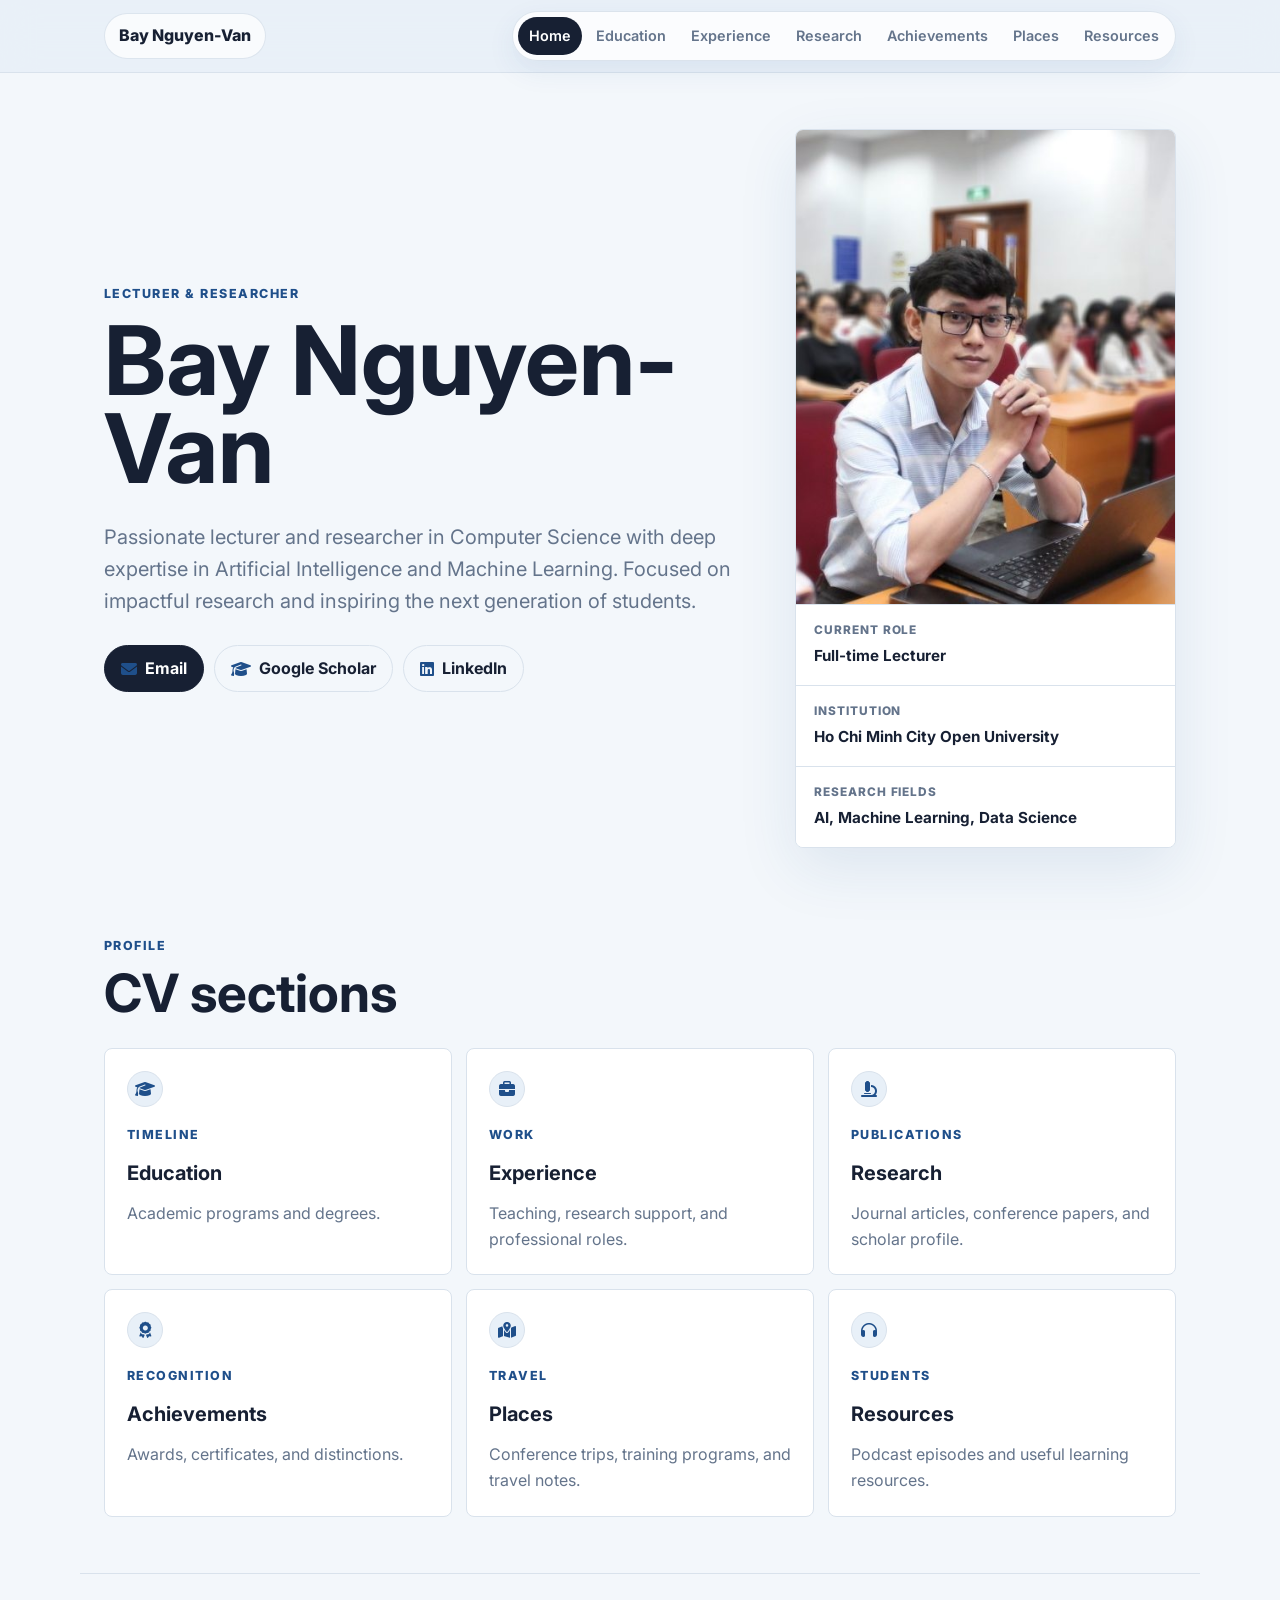
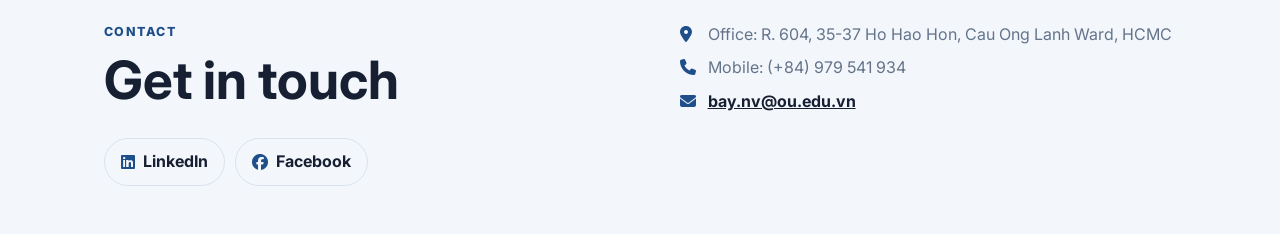
<file: index.html>
<!doctype html>
<html lang="en">
  <head>
    <meta charset="utf-8">
    <meta name="viewport" content="width=device-width, initial-scale=1">
    <meta name="description" content="Academic CV of Bay Nguyen-Van, lecturer and researcher in Computer Science, AI, and Machine Learning.">
    <title>Bay Nguyen-Van | Academic CV</title>
    <link rel="preconnect" href="https://fonts.googleapis.com">
    <link rel="preconnect" href="https://fonts.gstatic.com" crossorigin>
    <link href="https://fonts.googleapis.com/css2?family=Inter:wght@400;500;600;700;800&display=swap" rel="stylesheet">
    <link rel="stylesheet" href="https://cdnjs.cloudflare.com/ajax/libs/font-awesome/6.5.2/css/all.min.css">
    <link rel="stylesheet" href="assets/main.css">
  </head>
  <body data-page="home">
    <a class="skip-link" href="#main">Skip to content</a>

    <header class="site-header">
      <nav class="nav" aria-label="Primary navigation">
        <a class="brand" href="index.html" data-field="shortName">Bay Nguyen-Van</a>
        <div class="nav-links" id="navLinks"></div>
      </nav>
    </header>

    <main id="main">
      <section class="hero" aria-labelledby="profile-name">
        <div class="hero-copy">
          <p class="eyebrow" data-field="headline">Academic CV</p>
          <h1 id="profile-name" data-field="name">Bay Nguyen-Van</h1>
          <p class="lead" data-field="summary"></p>
          <div class="hero-actions" id="heroActions"></div>
        </div>
        <aside class="profile-panel" aria-label="Profile highlights">
          <img id="profilePhoto" alt="Bay Nguyen-Van portrait">
          <div class="quick-facts" id="quickFacts"></div>
        </aside>
      </section>

      <section class="section compact-section">
        <div class="section-heading">
          <p class="eyebrow">Profile</p>
          <h2>CV sections</h2>
        </div>
        <div class="page-grid" id="sectionCards"></div>
      </section>
    </main>

    <footer class="footer" id="contact">
      <div>
        <p class="eyebrow">Contact</p>
        <h2>Get in touch</h2>
      </div>
      <address id="contactList"></address>
      <div class="social-links" id="socialLinks"></div>
    </footer>

    <script src="assets/main.js"></script>
  </body>
</html>
</file>
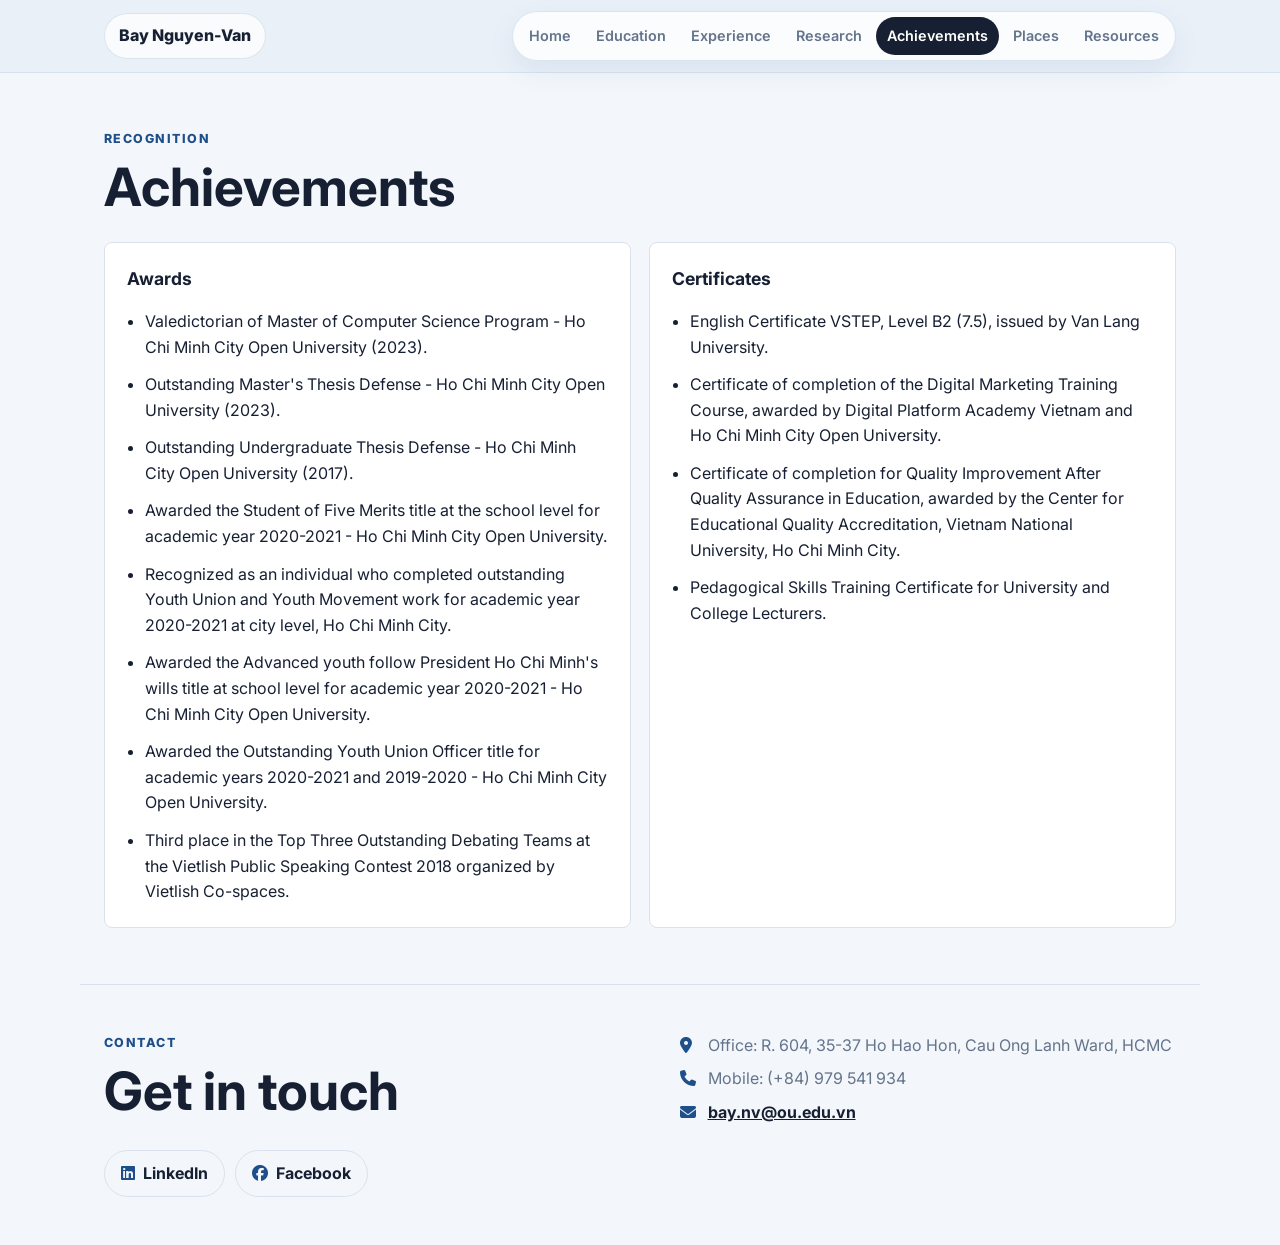
<file: achievements.html>
<!doctype html>
<html lang="en">
  <head>
    <meta charset="utf-8">
    <meta name="viewport" content="width=device-width, initial-scale=1">
    <title>Achievements | Bay Nguyen-Van</title>
    <link rel="preconnect" href="https://fonts.googleapis.com">
    <link rel="preconnect" href="https://fonts.gstatic.com" crossorigin>
    <link href="https://fonts.googleapis.com/css2?family=Inter:wght@400;500;600;700;800&display=swap" rel="stylesheet">
    <link rel="stylesheet" href="https://cdnjs.cloudflare.com/ajax/libs/font-awesome/6.5.2/css/all.min.css">
    <link rel="stylesheet" href="assets/main.css">
  </head>
  <body data-page="achievements">
    <a class="skip-link" href="#main">Skip to content</a>
    <header class="site-header">
      <nav class="nav" aria-label="Primary navigation">
        <a class="brand" href="index.html" data-field="shortName">Bay Nguyen-Van</a>
        <div class="nav-links" id="navLinks"></div>
      </nav>
    </header>
    <main id="main" class="page-main">
      <section class="section">
        <div class="section-heading">
          <p class="eyebrow">Recognition</p>
          <h1>Achievements</h1>
        </div>
        <div class="two-column">
          <div>
            <h3>Awards</h3>
            <ul class="clean-list" id="awardList"></ul>
          </div>
          <div>
            <h3>Certificates</h3>
            <ul class="clean-list" id="certificateList"></ul>
          </div>
        </div>
      </section>
    </main>
    <footer class="footer" id="contact">
      <div><p class="eyebrow">Contact</p><h2>Get in touch</h2></div>
      <address id="contactList"></address>
      <div class="social-links" id="socialLinks"></div>
    </footer>
    <script src="assets/main.js"></script>
  </body>
</html>
</file>
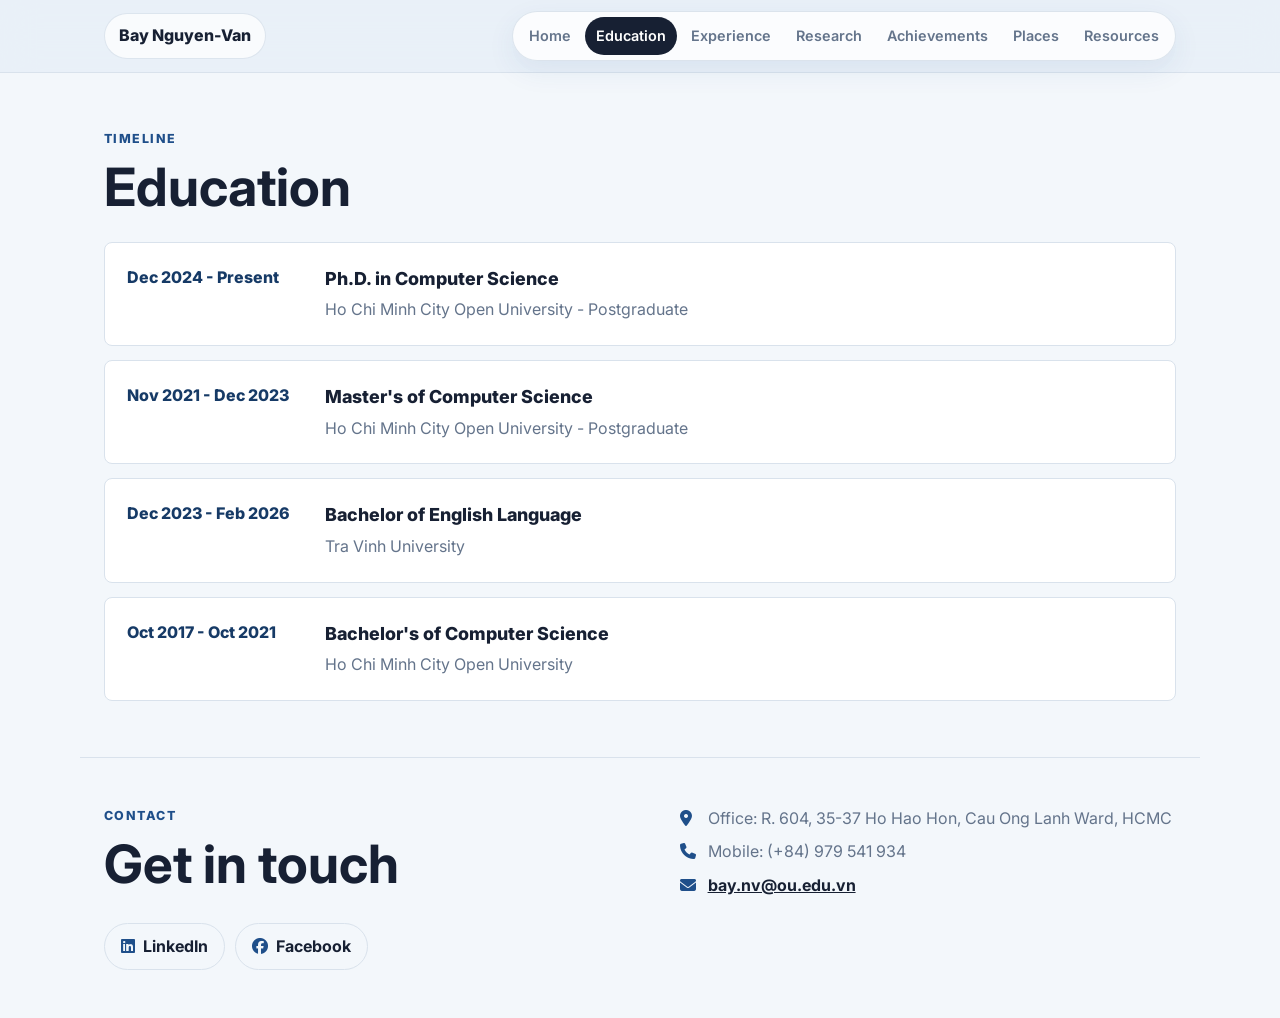
<file: education.html>
<!doctype html>
<html lang="en">
  <head>
    <meta charset="utf-8">
    <meta name="viewport" content="width=device-width, initial-scale=1">
    <title>Education | Bay Nguyen-Van</title>
    <link rel="preconnect" href="https://fonts.googleapis.com">
    <link rel="preconnect" href="https://fonts.gstatic.com" crossorigin>
    <link href="https://fonts.googleapis.com/css2?family=Inter:wght@400;500;600;700;800&display=swap" rel="stylesheet">
    <link rel="stylesheet" href="https://cdnjs.cloudflare.com/ajax/libs/font-awesome/6.5.2/css/all.min.css">
    <link rel="stylesheet" href="assets/main.css">
  </head>
  <body data-page="education">
    <a class="skip-link" href="#main">Skip to content</a>
    <header class="site-header">
      <nav class="nav" aria-label="Primary navigation">
        <a class="brand" href="index.html" data-field="shortName">Bay Nguyen-Van</a>
        <div class="nav-links" id="navLinks"></div>
      </nav>
    </header>
    <main id="main" class="page-main">
      <section class="section">
        <div class="section-heading">
          <p class="eyebrow">Timeline</p>
          <h1>Education</h1>
        </div>
        <div class="timeline" id="educationList"></div>
      </section>
    </main>
    <footer class="footer" id="contact">
      <div><p class="eyebrow">Contact</p><h2>Get in touch</h2></div>
      <address id="contactList"></address>
      <div class="social-links" id="socialLinks"></div>
    </footer>
    <script src="assets/main.js"></script>
  </body>
</html>
</file>
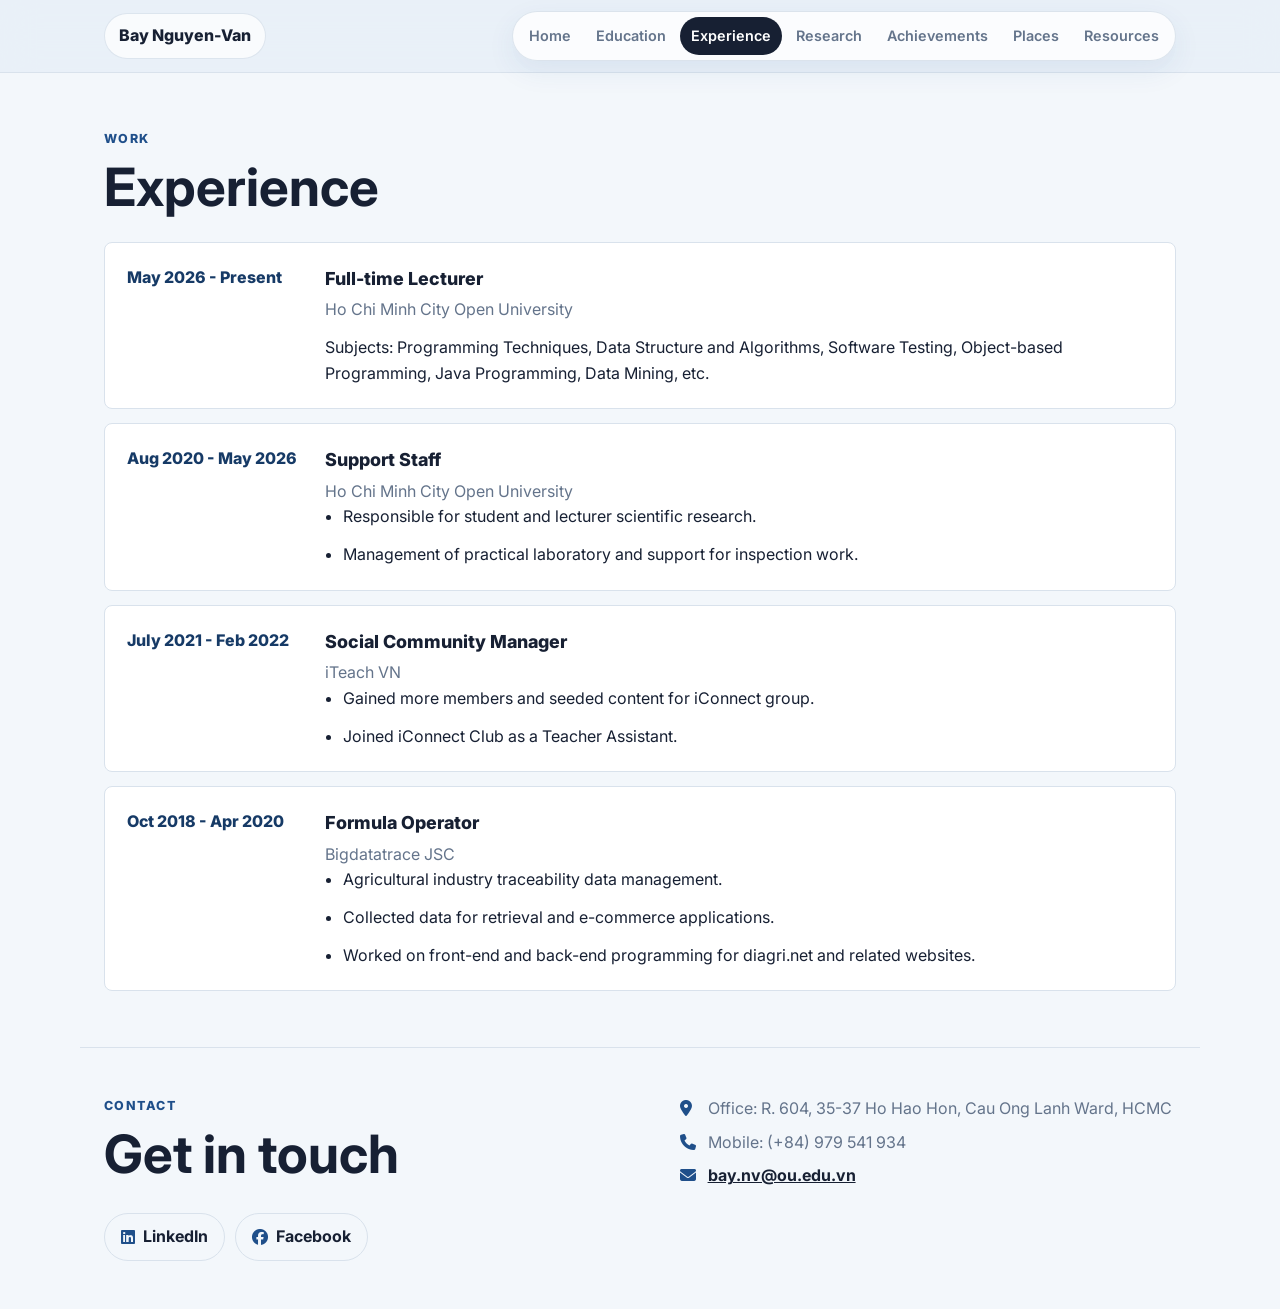
<file: experience.html>
<!doctype html>
<html lang="en">
  <head>
    <meta charset="utf-8">
    <meta name="viewport" content="width=device-width, initial-scale=1">
    <title>Experience | Bay Nguyen-Van</title>
    <link rel="preconnect" href="https://fonts.googleapis.com">
    <link rel="preconnect" href="https://fonts.gstatic.com" crossorigin>
    <link href="https://fonts.googleapis.com/css2?family=Inter:wght@400;500;600;700;800&display=swap" rel="stylesheet">
    <link rel="stylesheet" href="https://cdnjs.cloudflare.com/ajax/libs/font-awesome/6.5.2/css/all.min.css">
    <link rel="stylesheet" href="assets/main.css">
  </head>
  <body data-page="experience">
    <a class="skip-link" href="#main">Skip to content</a>
    <header class="site-header">
      <nav class="nav" aria-label="Primary navigation">
        <a class="brand" href="index.html" data-field="shortName">Bay Nguyen-Van</a>
        <div class="nav-links" id="navLinks"></div>
      </nav>
    </header>
    <main id="main" class="page-main">
      <section class="section">
        <div class="section-heading">
          <p class="eyebrow">Work</p>
          <h1>Experience</h1>
        </div>
        <div class="timeline" id="experienceList"></div>
      </section>
    </main>
    <footer class="footer" id="contact">
      <div><p class="eyebrow">Contact</p><h2>Get in touch</h2></div>
      <address id="contactList"></address>
      <div class="social-links" id="socialLinks"></div>
    </footer>
    <script src="assets/main.js"></script>
  </body>
</html>
</file>
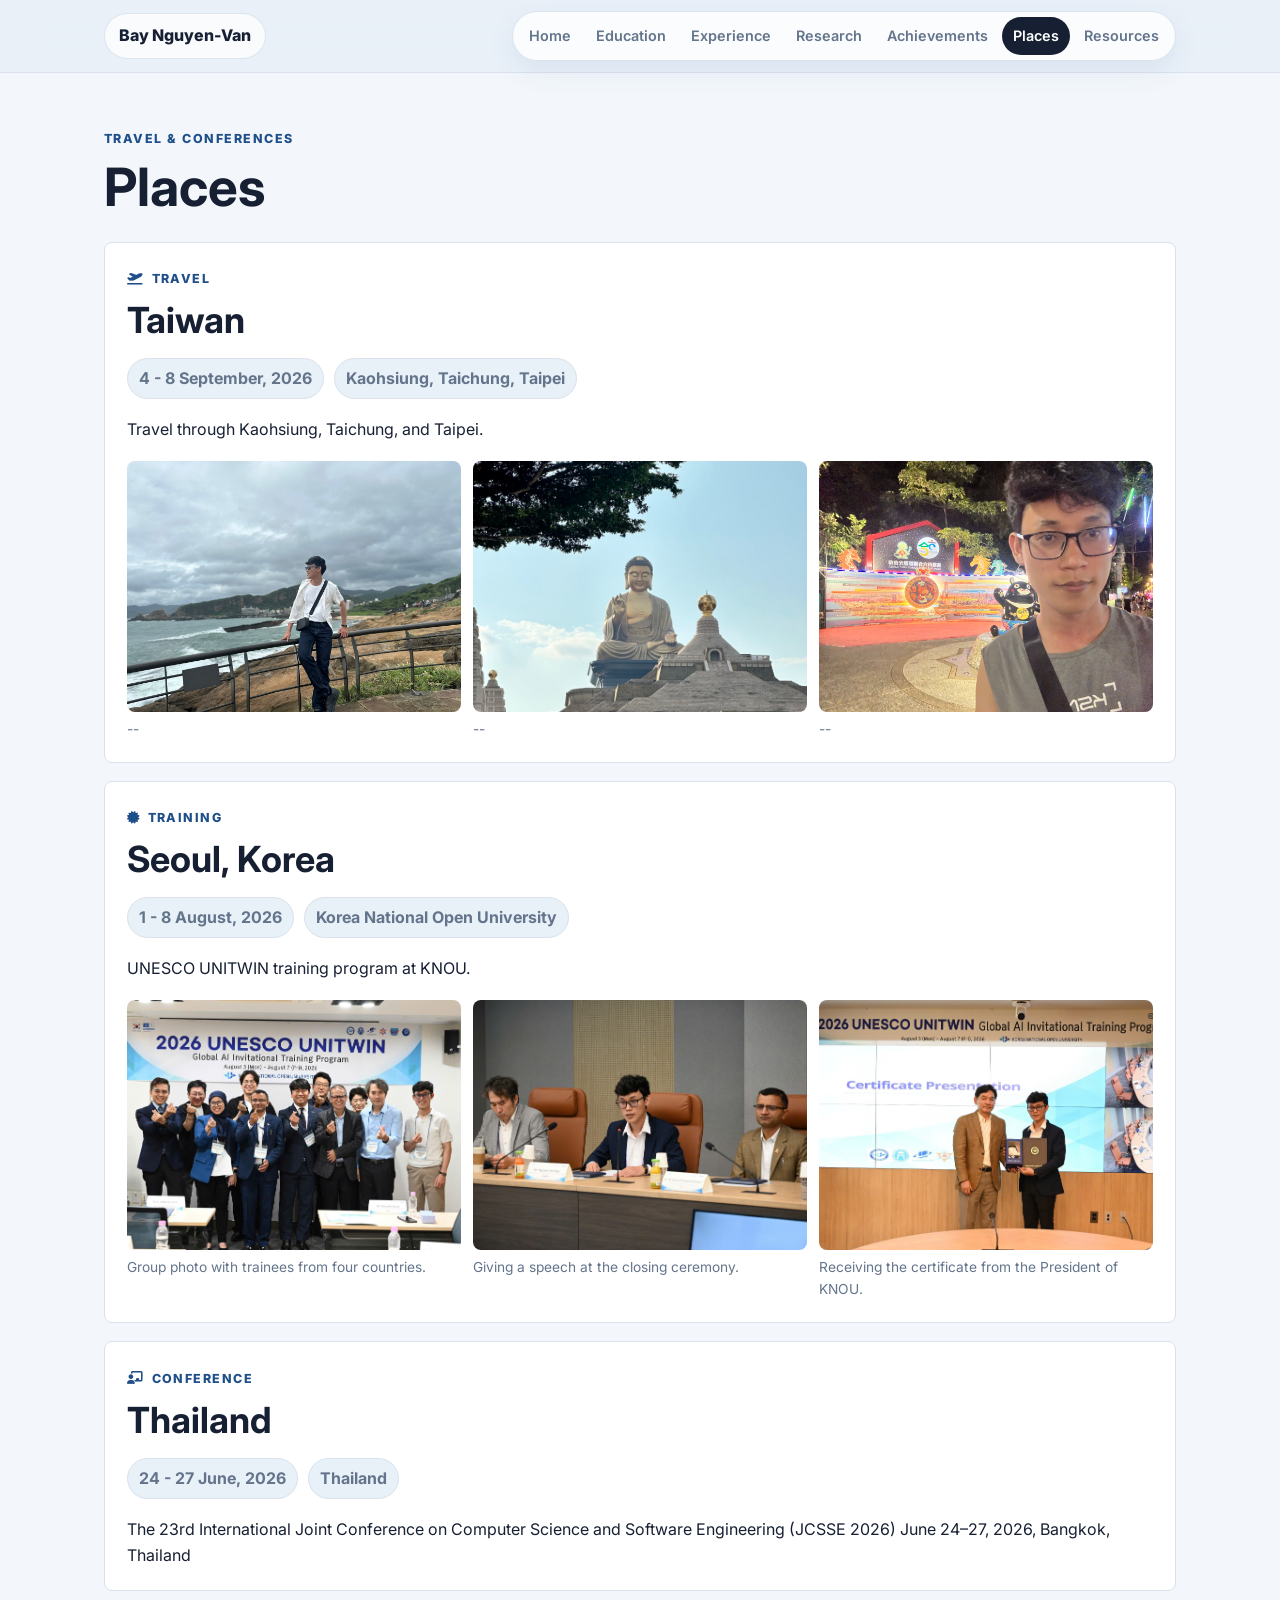
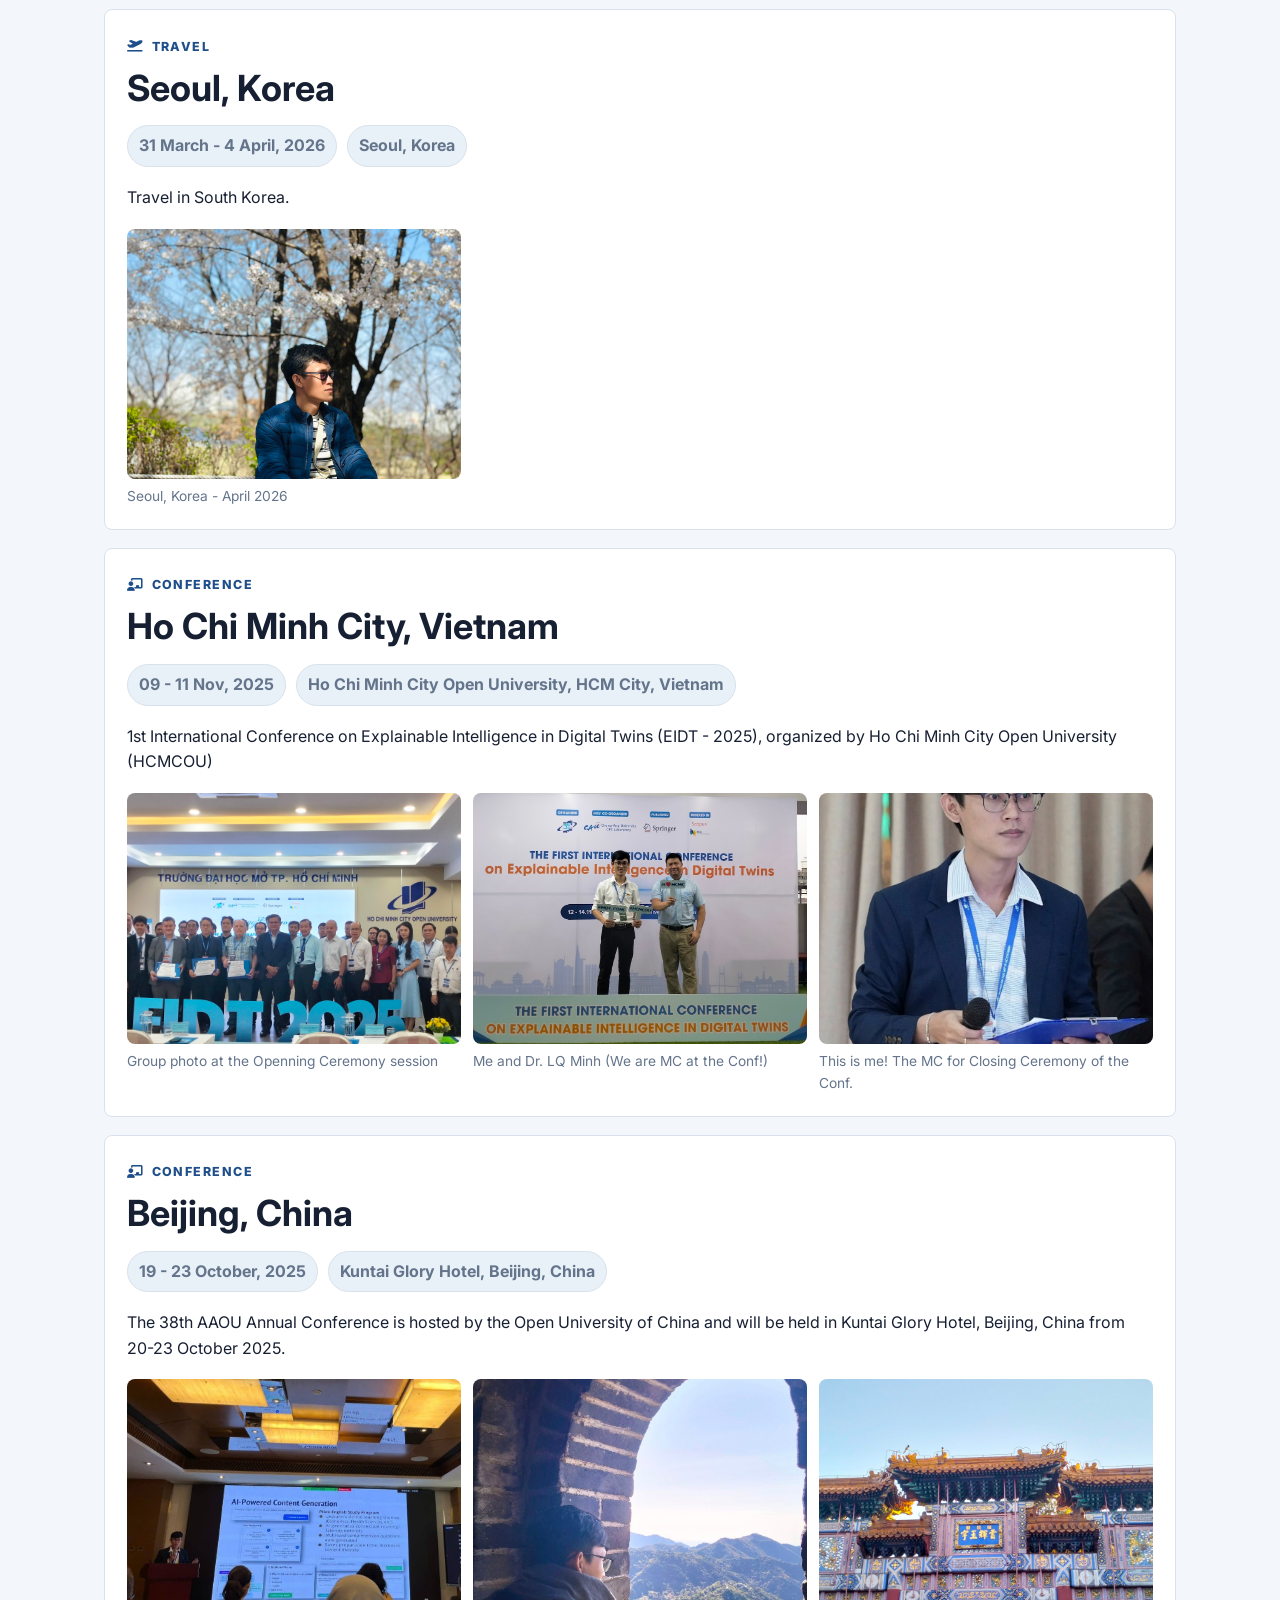
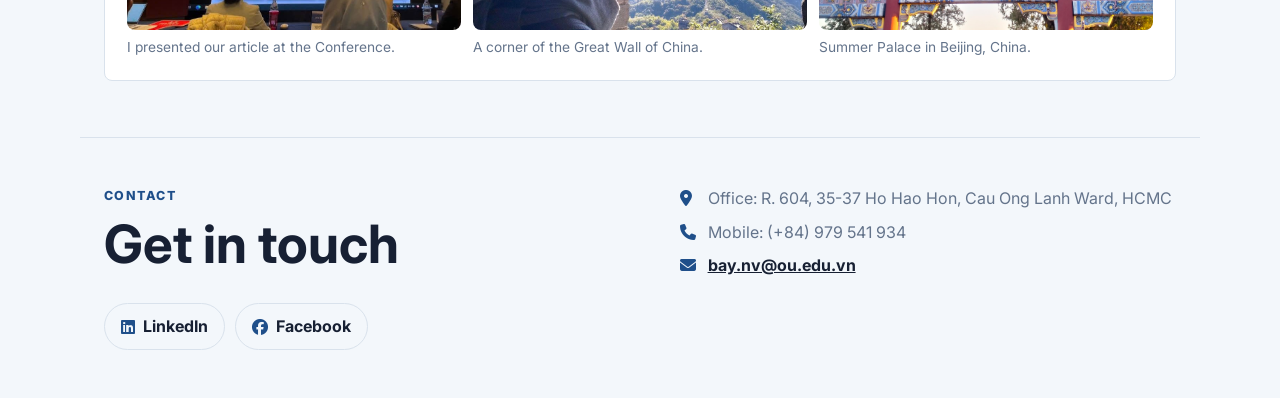
<file: places.html>
<!doctype html>
<html lang="en">
  <head>
    <meta charset="utf-8">
    <meta name="viewport" content="width=device-width, initial-scale=1">
    <title>Places | Bay Nguyen-Van</title>
    <link rel="preconnect" href="https://fonts.googleapis.com">
    <link rel="preconnect" href="https://fonts.gstatic.com" crossorigin>
    <link href="https://fonts.googleapis.com/css2?family=Inter:wght@400;500;600;700;800&display=swap" rel="stylesheet">
    <link rel="stylesheet" href="https://cdnjs.cloudflare.com/ajax/libs/font-awesome/6.5.2/css/all.min.css">
    <link rel="stylesheet" href="assets/main.css">
  </head>
  <body data-page="places">
    <a class="skip-link" href="#main">Skip to content</a>
    <header class="site-header">
      <nav class="nav" aria-label="Primary navigation">
        <a class="brand" href="index.html" data-field="shortName">Bay Nguyen-Van</a>
        <div class="nav-links" id="navLinks"></div>
      </nav>
    </header>
    <main id="main" class="page-main">
      <section class="section">
        <div class="section-heading">
          <p class="eyebrow">Travel & Conferences</p>
          <h1>Places</h1>
        </div>
        <div class="place-list" id="placeList"></div>
      </section>
    </main>
    <footer class="footer" id="contact">
      <div><p class="eyebrow">Contact</p><h2>Get in touch</h2></div>
      <address id="contactList"></address>
      <div class="social-links" id="socialLinks"></div>
    </footer>
    <script src="assets/main.js"></script>
  </body>
</html>
</file>
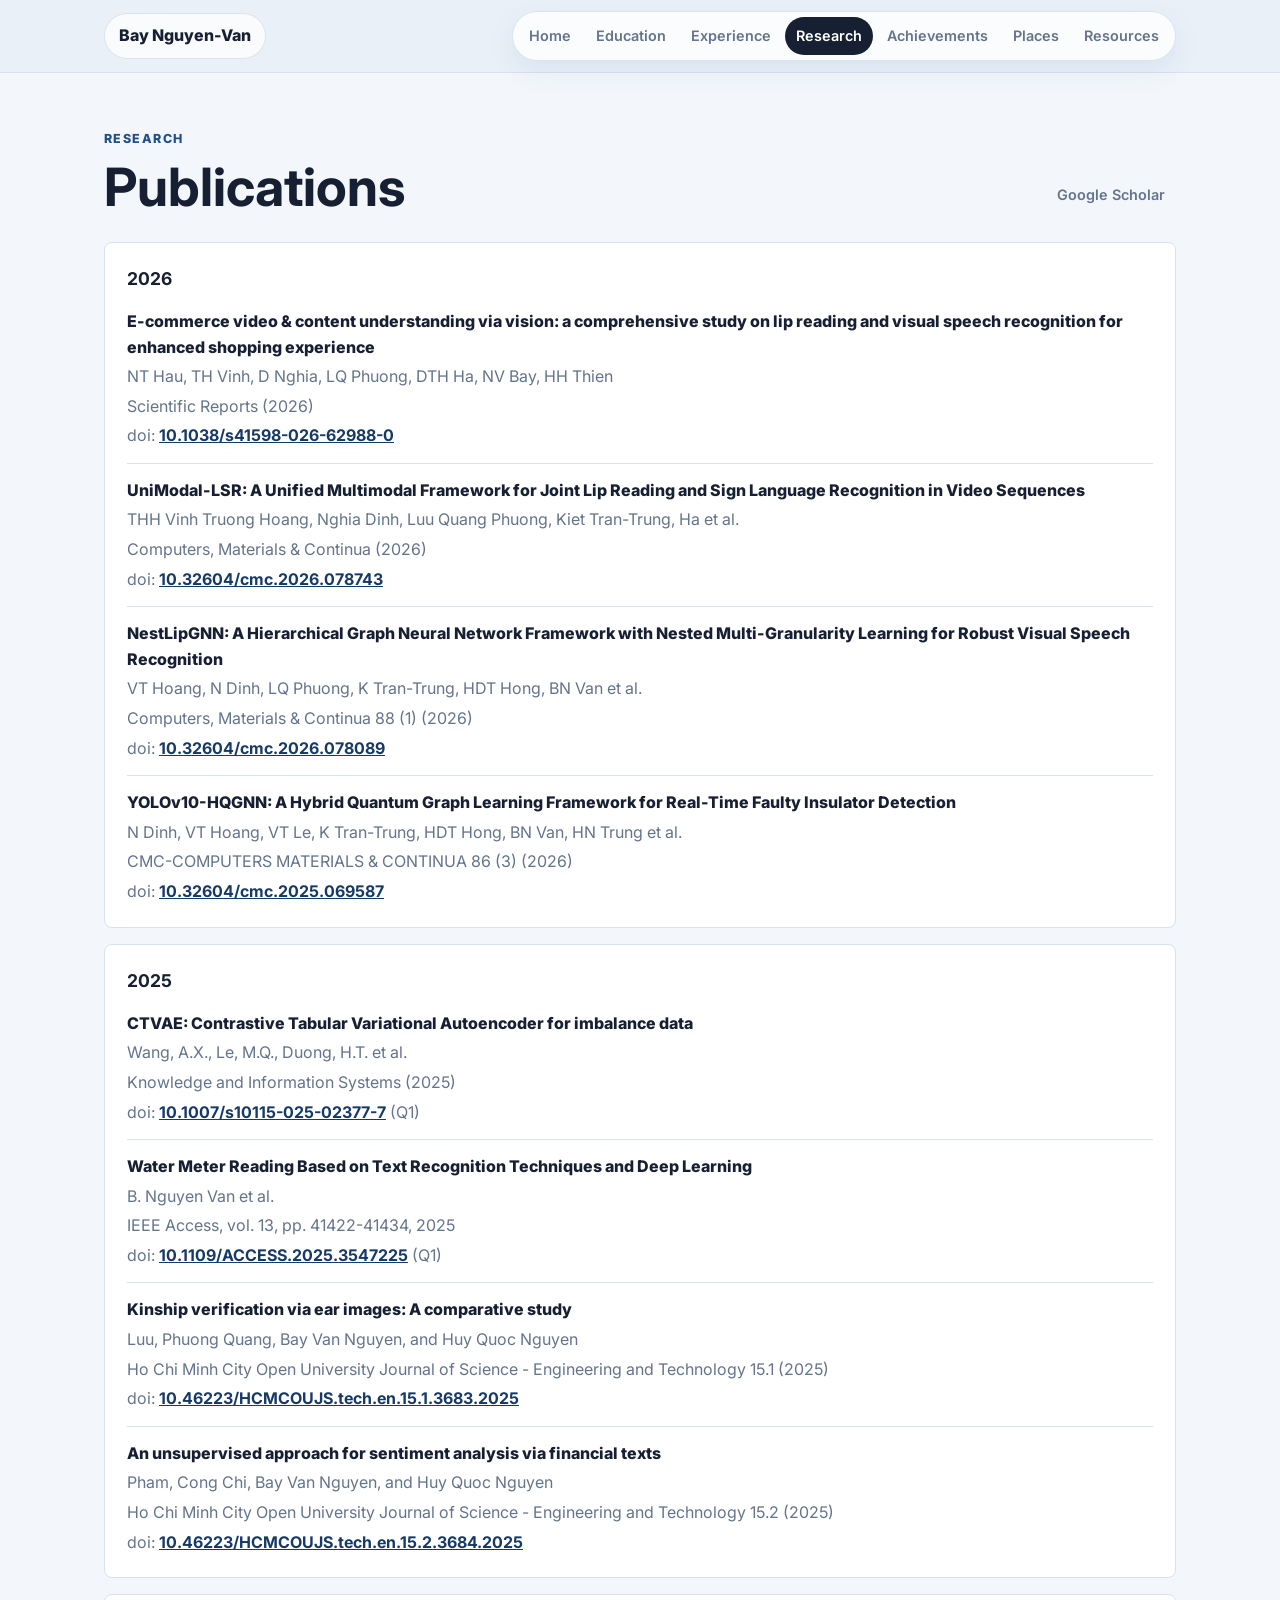
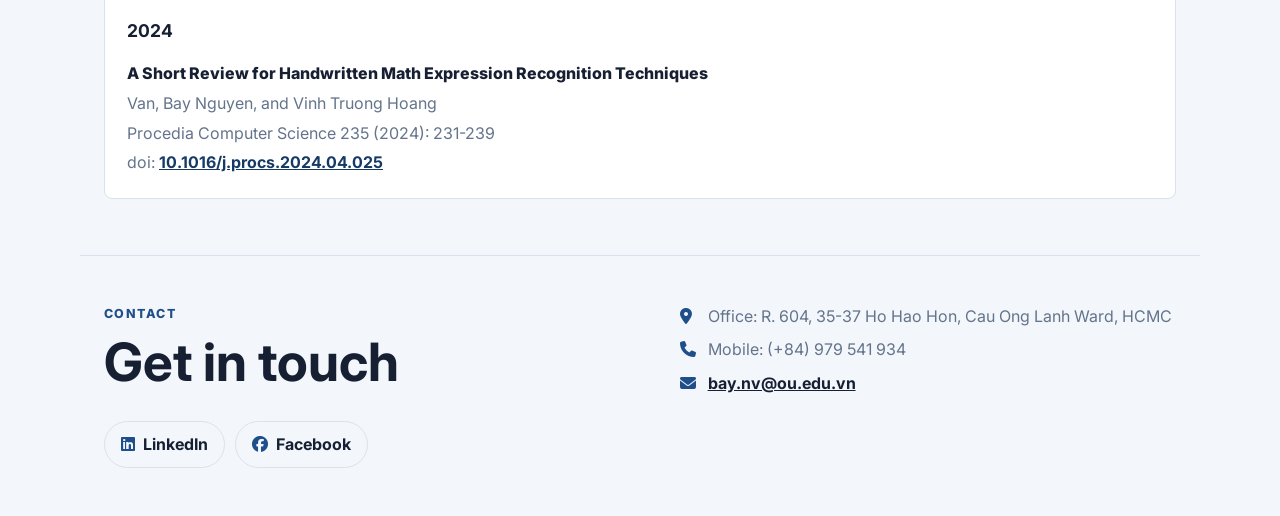
<file: research.html>
<!doctype html>
<html lang="en">
  <head>
    <meta charset="utf-8">
    <meta name="viewport" content="width=device-width, initial-scale=1">
    <title>Research | Bay Nguyen-Van</title>
    <link rel="preconnect" href="https://fonts.googleapis.com">
    <link rel="preconnect" href="https://fonts.gstatic.com" crossorigin>
    <link href="https://fonts.googleapis.com/css2?family=Inter:wght@400;500;600;700;800&display=swap" rel="stylesheet">
    <link rel="stylesheet" href="https://cdnjs.cloudflare.com/ajax/libs/font-awesome/6.5.2/css/all.min.css">
    <link rel="stylesheet" href="assets/main.css">
  </head>
  <body data-page="research">
    <a class="skip-link" href="#main">Skip to content</a>
    <header class="site-header">
      <nav class="nav" aria-label="Primary navigation">
        <a class="brand" href="index.html" data-field="shortName">Bay Nguyen-Van</a>
        <div class="nav-links" id="navLinks"></div>
      </nav>
    </header>
    <main id="main" class="page-main">
      <section class="section">
        <div class="section-heading split">
          <div>
            <p class="eyebrow">Research</p>
            <h1>Publications</h1>
          </div>
          <a class="text-link" id="scholarLink" target="_blank" rel="noreferrer">Google Scholar</a>
        </div>
        <div class="publication-years" id="publicationList"></div>
      </section>
    </main>
    <footer class="footer" id="contact">
      <div><p class="eyebrow">Contact</p><h2>Get in touch</h2></div>
      <address id="contactList"></address>
      <div class="social-links" id="socialLinks"></div>
    </footer>
    <script src="assets/main.js"></script>
  </body>
</html>
</file>
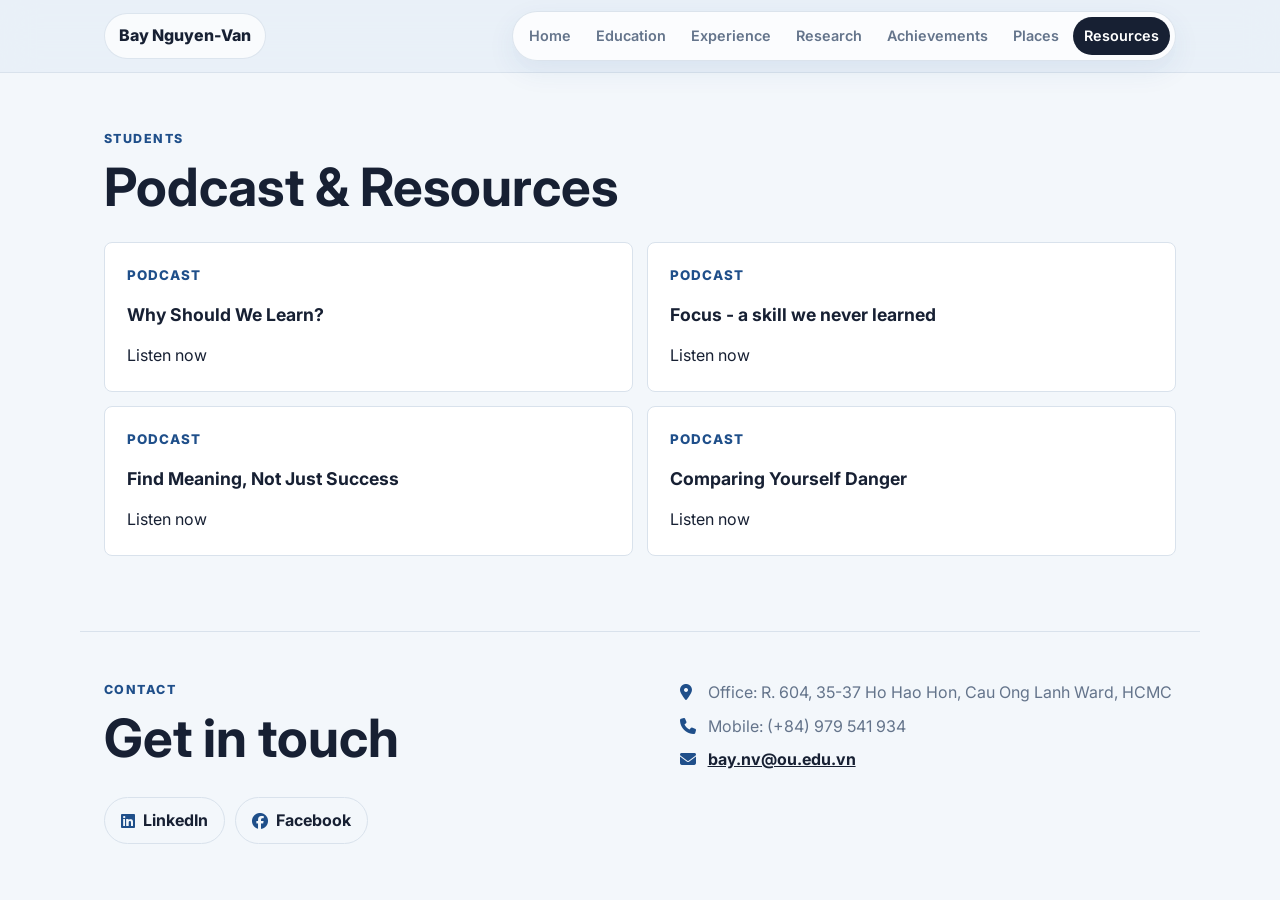
<file: resources.html>
<!doctype html>
<html lang="en">
  <head>
    <meta charset="utf-8">
    <meta name="viewport" content="width=device-width, initial-scale=1">
    <title>Resources | Bay Nguyen-Van</title>
    <link rel="preconnect" href="https://fonts.googleapis.com">
    <link rel="preconnect" href="https://fonts.gstatic.com" crossorigin>
    <link href="https://fonts.googleapis.com/css2?family=Inter:wght@400;500;600;700;800&display=swap" rel="stylesheet">
    <link rel="stylesheet" href="https://cdnjs.cloudflare.com/ajax/libs/font-awesome/6.5.2/css/all.min.css">
    <link rel="stylesheet" href="assets/main.css">
  </head>
  <body data-page="resources">
    <a class="skip-link" href="#main">Skip to content</a>
    <header class="site-header">
      <nav class="nav" aria-label="Primary navigation">
        <a class="brand" href="index.html" data-field="shortName">Bay Nguyen-Van</a>
        <div class="nav-links" id="navLinks"></div>
      </nav>
    </header>
    <main id="main" class="page-main">
      <section class="section">
        <div class="section-heading">
          <p class="eyebrow">Students</p>
          <h1>Podcast & Resources</h1>
        </div>
        <div class="resource-grid" id="resourceList"></div>
      </section>
    </main>
    <footer class="footer" id="contact">
      <div><p class="eyebrow">Contact</p><h2>Get in touch</h2></div>
      <address id="contactList"></address>
      <div class="social-links" id="socialLinks"></div>
    </footer>
    <script src="assets/main.js"></script>
  </body>
</html>
</file>
<file: assets/main.css>
:root {
  color-scheme: light;
  --bg: #f3f7fb;
  --surface: #ffffff;
  --ink: #172033;
  --muted: #64748b;
  --line: #d9e2ec;
  --accent: #1f4f8a;
  --accent-dark: #163a66;
  --soft: #e8f0f8;
  --shadow: 0 20px 60px rgba(31, 79, 138, 0.10);
}

* {
  box-sizing: border-box;
}

html {
  scroll-behavior: smooth;
}

body {
  margin: 0;
  background: var(--bg);
  color: var(--ink);
  font-family: Inter, system-ui, -apple-system, BlinkMacSystemFont, "Segoe UI", sans-serif;
  line-height: 1.6;
  overflow-x: hidden;
}

body.no-scroll {
  overflow: hidden;
}

a {
  color: inherit;
}

img {
  max-width: 100%;
}

.skip-link {
  left: 16px;
  position: absolute;
  top: -48px;
  z-index: 20;
}

.skip-link:focus {
  top: 16px;
}

.site-header {
  backdrop-filter: blur(18px);
  background: rgba(232, 240, 248, 0.88);
  border-bottom: 1px solid var(--line);
  position: sticky;
  top: 0;
  z-index: 300;
}

.nav,
.hero,
.section,
.footer {
  margin: 0 auto;
  max-width: 1120px;
  padding-left: 24px;
  padding-right: 24px;
}

.nav {
  align-items: center;
  display: flex;
  gap: 24px;
  justify-content: space-between;
  min-height: 72px;
  position: relative;
}

.brand {
  align-items: center;
  background: rgba(255, 255, 255, 0.72);
  border: 1px solid rgba(217, 226, 236, 0.88);
  border-radius: 999px;
  display: inline-flex;
  font-weight: 800;
  letter-spacing: 0;
  min-height: 42px;
  min-width: 0;
  overflow-wrap: anywhere;
  padding: 9px 14px;
  text-decoration: none;
}

.menu-toggle {
  align-items: center;
  background: var(--surface);
  border: 1px solid var(--line);
  border-radius: 999px;
  color: var(--ink);
  cursor: pointer;
  display: none;
  font: inherit;
  font-weight: 800;
  min-height: 42px;
  padding: 9px 14px;
}

.menu-toggle i,
.menu-close i,
.button i,
.social-links i,
.page-card > i,
.icon-line i,
.footer address i {
  color: var(--accent);
  flex: 0 0 auto;
}

.nav-links {
  align-items: center;
  background: rgba(255, 255, 255, 0.78);
  border: 1px solid rgba(217, 226, 236, 0.9);
  border-radius: 999px;
  box-shadow: 0 10px 28px rgba(31, 79, 138, 0.08);
  display: flex;
  flex-wrap: wrap;
  gap: 3px;
  justify-content: flex-end;
  padding: 5px;
}

.nav-links[hidden] {
  display: none !important;
}

.menu-toggle[hidden],
.mobile-menu-head[hidden],
.nav-backdrop[hidden] {
  display: none !important;
}

.nav-links a,
.text-link {
  align-items: center;
  border-bottom: 1px solid transparent;
  border-radius: 999px;
  color: var(--muted);
  display: inline-flex;
  font-size: 0.9rem;
  font-weight: 600;
  gap: 7px;
  min-height: 34px;
  overflow-wrap: anywhere;
  padding: 7px 11px;
  text-decoration: none;
  transition: background 160ms ease, color 160ms ease, transform 160ms ease;
}

.nav-links a:hover,
.nav-links a[aria-current="page"],
.text-link:hover {
  background: var(--soft);
  border-color: transparent;
  color: var(--ink);
}

.nav-links a:hover {
  transform: translateY(-1px);
}

.nav-links a[aria-current="page"] {
  background: var(--ink);
  color: var(--surface);
}

.mobile-menu-head,
.nav-backdrop {
  display: none;
}

.hero {
  align-items: center;
  display: grid;
  gap: 56px;
  grid-template-columns: minmax(0, 1.25fr) minmax(280px, 0.75fr);
  min-height: calc(100vh - 72px);
  padding-bottom: 64px;
  padding-top: 56px;
}

.hero h1 {
  font-size: 6rem;
  letter-spacing: 0;
  line-height: 0.92;
  margin: 0;
  max-width: 820px;
  overflow-wrap: anywhere;
}

.lead {
  color: var(--muted);
  font-size: 1.25rem;
  margin: 28px 0 0;
  max-width: 760px;
}

.eyebrow {
  color: var(--accent);
  font-size: 0.78rem;
  font-weight: 800;
  letter-spacing: 0.12em;
  margin: 0 0 12px;
  text-transform: uppercase;
}

.hero-actions,
.social-links {
  display: flex;
  flex-wrap: wrap;
  gap: 10px;
  margin-top: 28px;
}

.button,
.social-links a {
  align-items: center;
  border: 1px solid var(--line);
  border-radius: 999px;
  display: inline-flex;
  gap: 8px;
  font-weight: 700;
  min-height: 44px;
  overflow-wrap: anywhere;
  padding: 10px 16px;
  text-decoration: none;
  transition: background 160ms ease, border-color 160ms ease, transform 160ms ease;
}

.button.primary {
  background: var(--ink);
  border-color: var(--ink);
  color: var(--surface);
}

.button:hover,
.social-links a:hover {
  border-color: var(--accent);
  transform: translateY(-1px);
}

.profile-panel {
  background: var(--surface);
  border: 1px solid var(--line);
  border-radius: 8px;
  box-shadow: var(--shadow);
  overflow: hidden;
}

.profile-panel img {
  aspect-ratio: 4 / 5;
  display: block;
  object-fit: cover;
  width: 100%;
}

.quick-facts {
  display: grid;
  gap: 1px;
}

.fact {
  background: var(--surface);
  border-top: 1px solid var(--line);
  padding: 16px 18px;
}

.fact span {
  color: var(--muted);
  display: block;
  font-size: 0.74rem;
  font-weight: 800;
  letter-spacing: 0.08em;
  text-transform: uppercase;
}

.fact strong {
  display: block;
  font-size: 0.95rem;
  margin-top: 4px;
}

.section {
  padding-bottom: 56px;
  padding-top: 56px;
}

.section + .section {
  border-top: 1px solid var(--line);
}

.section-heading {
  margin-bottom: 28px;
}

.section-heading.split {
  align-items: end;
  display: flex;
  gap: 20px;
  justify-content: space-between;
}

.section h1,
.section h2,
.footer h2 {
  font-size: 3.3rem;
  letter-spacing: 0;
  line-height: 1;
  margin: 0;
  overflow-wrap: anywhere;
}

.page-main {
  min-height: 62vh;
}

.compact-section {
  padding-top: 24px;
}

.page-grid {
  display: grid;
  gap: 14px;
  grid-template-columns: repeat(3, minmax(0, 1fr));
}

.page-card {
  background: var(--surface);
  border: 1px solid var(--line);
  border-radius: 8px;
  display: flex;
  flex-direction: column;
  min-height: 180px;
  padding: 22px;
  text-decoration: none;
  transition: border-color 160ms ease, transform 160ms ease;
}

.page-card > i {
  background: var(--soft);
  border: 1px solid var(--line);
  border-radius: 999px;
  display: inline-grid;
  height: 36px;
  margin-bottom: 18px;
  place-items: center;
  width: 36px;
}

.page-card:hover {
  border-color: var(--accent);
  transform: translateY(-2px);
}

.page-card strong {
  font-size: 1.25rem;
}

.page-card p {
  color: var(--muted);
  margin: 12px 0 0;
}

.timeline {
  display: grid;
  gap: 14px;
}

.timeline-item,
.publication-year,
.resource-card,
.place-card {
  background: var(--surface);
  border: 1px solid var(--line);
  border-radius: 8px;
  padding: 22px;
}

.timeline-item {
  display: grid;
  gap: 18px;
  grid-template-columns: 180px minmax(0, 1fr);
}

.timeline-item > *,
.publication,
.resource-card,
.page-card,
.place-card,
.footer address {
  min-width: 0;
}

.period {
  color: var(--accent-dark);
  font-weight: 800;
}

.item-title {
  font-size: 1.12rem;
  font-weight: 800;
  margin: 0;
}

.item-meta {
  color: var(--muted);
  margin: 4px 0 0;
}

.item-detail {
  margin: 12px 0 0;
}

.publication-years {
  display: grid;
  gap: 16px;
}

.publication-year h3,
.two-column h3 {
  font-size: 1.1rem;
  margin: 0 0 16px;
}

.publication-list {
  display: grid;
  gap: 14px;
  margin: 0;
  padding: 0;
}

.publication {
  border-top: 1px solid var(--line);
  list-style: none;
  padding-top: 14px;
}

.publication:first-child {
  border-top: 0;
  padding-top: 0;
}

.publication-title {
  font-weight: 800;
  overflow-wrap: anywhere;
}

.publication-meta,
.publication-authors {
  color: var(--muted);
  margin: 4px 0 0;
}

.publication a {
  color: var(--accent-dark);
  font-weight: 700;
  overflow-wrap: anywhere;
  word-break: break-word;
}

.two-column {
  display: grid;
  gap: 18px;
  grid-template-columns: repeat(2, minmax(0, 1fr));
}

.two-column > div {
  background: var(--surface);
  border: 1px solid var(--line);
  border-radius: 8px;
  padding: 22px;
}

.clean-list {
  display: grid;
  gap: 12px;
  margin: 0;
  padding-left: 18px;
}

.resource-grid {
  display: grid;
  gap: 14px;
  grid-template-columns: repeat(2, minmax(0, 1fr));
}

.resource-card {
  display: flex;
  flex-direction: column;
  gap: 12px;
  justify-content: space-between;
  min-height: 150px;
  text-decoration: none;
}

.resource-card small {
  color: var(--accent);
  font-weight: 800;
  letter-spacing: 0.08em;
  text-transform: uppercase;
}

.resource-card strong {
  font-size: 1.1rem;
  overflow-wrap: anywhere;
}

.place-list {
  display: grid;
  gap: 18px;
}

.place-card {
  display: grid;
  gap: 18px;
}

.place-head h2 {
  font-size: 2.25rem;
  line-height: 1.08;
  margin: 0;
  overflow-wrap: anywhere;
}

.icon-line {
  align-items: center;
  display: inline-flex;
  gap: 7px;
}

.place-meta {
  color: var(--muted);
  display: flex;
  flex-wrap: wrap;
  gap: 10px;
}

.place-meta span {
  background: var(--soft);
  border: 1px solid var(--line);
  border-radius: 999px;
  font-weight: 700;
  padding: 7px 11px;
}

.place-note {
  margin: 0;
}

.place-gallery {
  display: grid;
  gap: 12px;
  grid-template-columns: repeat(3, minmax(0, 1fr));
}

.place-gallery figure {
  margin: 0;
}

.place-gallery img {
  aspect-ratio: 4 / 3;
  border-radius: 8px;
  display: block;
  object-fit: cover;
  width: 100%;
}

.place-gallery figcaption {
  color: var(--muted);
  font-size: 0.86rem;
  margin-top: 6px;
}

.footer {
  align-items: start;
  border-top: 1px solid var(--line);
  display: grid;
  gap: 24px;
  grid-template-columns: minmax(0, 1fr) minmax(260px, 0.9fr);
  padding-bottom: 48px;
  padding-top: 48px;
}

.footer address {
  color: var(--muted);
  display: grid;
  gap: 8px;
  font-style: normal;
}

.footer address div {
  align-items: baseline;
  display: grid;
  gap: 10px;
  grid-template-columns: 18px minmax(0, 1fr);
}

.footer address a {
  color: var(--ink);
  font-weight: 700;
  overflow-wrap: anywhere;
}

.social-links {
  grid-column: 1 / -1;
  margin-top: 0;
}

@media (max-width: 820px) {
  .nav {
    align-items: center;
    gap: 12px;
    min-height: 64px;
    padding-bottom: 12px;
    padding-top: 12px;
  }

  .menu-toggle {
    display: inline-flex;
    margin-left: auto;
    gap: 10px;
  }

  .nav-links {
    background: var(--surface);
    border: 0;
    border-radius: 0;
    bottom: 0;
    box-shadow: -24px 0 70px rgba(23, 32, 51, 0.22);
    display: flex;
    flex-direction: column;
    flex-wrap: nowrap;
    gap: 6px;
    height: 100dvh;
    justify-content: flex-start;
    max-height: 100dvh;
    max-width: 360px;
    overflow-y: auto;
    padding: 18px;
    position: fixed;
    right: 0;
    top: 0;
    transform: translateX(100%);
    transition: transform 220ms ease;
    width: min(86vw, 360px);
    z-index: 320;
  }

  .nav-open .nav-links {
    transform: translateX(0);
  }

  .nav-backdrop {
    background: rgba(13, 22, 38, 0.42);
    border: 0;
    bottom: 0;
    cursor: pointer;
    display: block;
    left: 0;
    opacity: 0;
    pointer-events: none;
    position: fixed;
    right: 0;
    top: 0;
    transition: opacity 180ms ease;
    z-index: 280;
  }

  .nav-open .nav-backdrop {
    opacity: 1;
    pointer-events: auto;
  }

  .mobile-menu-head {
    align-items: center;
    border-bottom: 1px solid var(--line);
    display: flex;
    justify-content: space-between;
    margin: -2px 0 8px;
    padding-bottom: 14px;
    gap: 10px;
  }

  .mobile-menu-head strong {
    font-size: 1.1rem;
  }

  .menu-close {
    align-items: center;
    background: var(--soft);
    border: 1px solid var(--line);
    border-radius: 999px;
    color: var(--ink);
    cursor: pointer;
    display: inline-flex;
    height: 40px;
    justify-content: center;
    width: 40px;
  }

  .nav-links a {
    border-bottom: 0;
    border-radius: 8px;
    color: var(--ink);
    gap: 9px;
    justify-content: space-between;
    min-height: 48px;
    padding: 11px 12px;
    width: 100%;
  }

  .nav-links a[aria-current="page"] {
    background: var(--ink);
    color: var(--surface);
  }

  .hero,
  .timeline-item,
  .two-column,
  .resource-grid,
  .page-grid,
  .place-gallery,
  .footer {
    grid-template-columns: 1fr;
  }

  .hero {
    gap: 32px;
    min-height: auto;
    padding-bottom: 44px;
    padding-top: 38px;
  }

  .hero h1 {
    font-size: 4.2rem;
  }

  .lead {
    font-size: 1.12rem;
  }

  .section h1,
  .section h2,
  .footer h2 {
    font-size: 2.55rem;
  }

  .profile-panel {
    max-width: 420px;
  }

  .section-heading.split {
    align-items: flex-start;
    flex-direction: column;
  }
}

@media (max-width: 520px) {
  .nav,
  .hero,
  .section,
  .footer {
    padding-left: 18px;
    padding-right: 18px;
  }

  .hero h1 {
    font-size: 3.15rem;
    line-height: 0.98;
  }

  .hero-actions,
  .social-links {
    align-items: stretch;
    flex-direction: column;
  }

  .button,
  .social-links a {
    justify-content: center;
    width: 100%;
  }

  .section {
    padding-bottom: 40px;
    padding-top: 40px;
  }

  .section h1,
  .section h2,
  .footer h2 {
    font-size: 2.1rem;
    line-height: 1.08;
  }

  .place-head h2 {
    font-size: 1.75rem;
  }

  .place-meta {
    align-items: stretch;
    flex-direction: column;
  }

  .place-meta span {
    border-radius: 8px;
  }

  .timeline-item,
  .publication-year,
  .resource-card,
  .page-card,
  .place-card,
  .two-column > div {
    padding: 18px;
  }
}

@media (max-width: 360px) {
  .nav,
  .hero,
  .section,
  .footer {
    padding-left: 14px;
    padding-right: 14px;
  }

  .nav-links {
    width: min(90vw, 340px);
  }

  .hero h1 {
    font-size: 2.7rem;
  }
}
</file>
